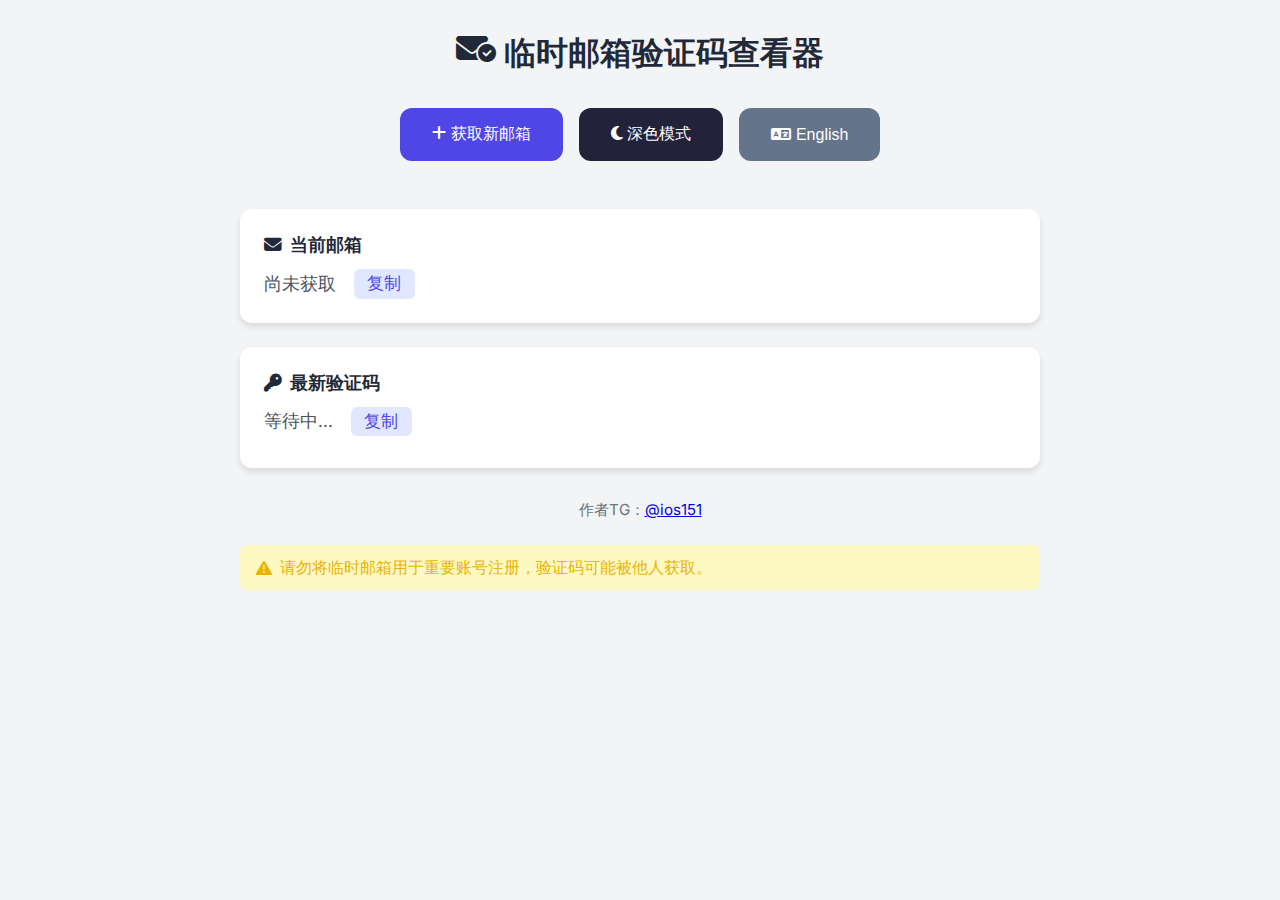
<file: temp-mail.html>
<!DOCTYPE html>
<html lang="zh">
<head>
  <meta charset="UTF-8" />
  <meta name="viewport" content="width=device-width, initial-scale=1.0" />
  <title>临时邮箱验证码查看器</title>
  <link href="https://fonts.googleapis.com/css2?family=Inter:wght@400;500;600&display=swap" rel="stylesheet" />
  <link rel="stylesheet" href="https://cdnjs.cloudflare.com/ajax/libs/font-awesome/6.4.0/css/all.min.css" />
  <style>
    :root {
      --primary-color: #4f46e5;
      --primary-hover: #4338ca;
      --bg-color: #f3f4f6;
      --card-bg: #ffffff;
      --text-color: #1f2937;
      --border-radius: 12px;
      --dark-bg: #18181b;
      --dark-card: #23232a;
      --dark-text: #f3f4f6;
    }
    html[data-theme='dark'] {
      --bg-color: var(--dark-bg);
      --card-bg: var(--dark-card);
      --text-color: var(--dark-text);
    }
    *{margin:0;padding:0;box-sizing:border-box}
    body{font-family:'Inter',sans-serif;background:var(--bg-color);min-height:100vh;padding:2rem;color:var(--text-color);transition:.3s}
    h1{font-size:2rem;font-weight:600;margin-bottom:2rem;text-align:center;display:flex;justify-content:center;gap:.5rem}
    .btn-group{display:flex;gap:1rem;justify-content:center;flex-wrap:wrap;margin-bottom:1.5rem}
    .btn{background:var(--primary-color);color:#fff;border:none;padding:1rem 2rem;font-size:1rem;font-weight:500;border-radius:var(--border-radius);cursor:pointer;transition:.3s}
    .btn:hover{background:var(--primary-hover);transform:translateY(-2px)}
    .btn.theme{background:#22223b}
    .btn.lang{background:#64748b}
    .tabs{display:flex;gap:.5rem;flex-wrap:wrap;margin-bottom:1rem;justify-content:center}
    .tab{background:#e0e7ff;color:#4f46e5;border:none;border-radius:8px 8px 0 0;padding:.5em 1.2em;cursor:pointer;font-size:1rem;margin-bottom:-1px;transition:.2s;border-bottom:2px solid transparent}
    .tab.active{background:var(--card-bg);color:var(--primary-color);border-bottom:2px solid var(--primary-color);font-weight:600}
    .card{background:var(--card-bg);padding:1.5rem;border-radius:var(--border-radius);box-shadow:0 4px 6px rgba(0,0,0,.1);margin-top:1.5rem;max-width:800px;margin-left:auto;margin-right:auto}
    .card-title{font-size:1.1rem;font-weight:600;margin-bottom:.75rem;display:flex;gap:.5rem;align-items:center}
    .content{font-size:1.1rem;color:#4b5563;word-break:break-all;line-height:1.5;display:flex;align-items:center;gap:.5rem}
    .copy{margin-left:10px;padding:.2em .8em;font-size:.95em;border:none;border-radius:6px;background:#e0e7ff;color:#4f46e5;cursor:pointer}
    .timer{font-size:.98rem;color:#e11d48;margin-left:.5rem}
    .history{margin-top:.5rem;padding-left:1.2rem;color:#64748b;font-size:.98rem;list-style:disc;max-height:120px;overflow-y:auto}
    .footer{margin-top:2rem;color:#6b7280;font-size:.95rem;text-align:center}
    .tip{margin-top:1.5rem;background:#fef9c3;color:#eab308;padding:.7em 1em;border-radius:8px;display:flex;gap:.5em;align-items:center;max-width:800px;margin-left:auto;margin-right:auto}
    @media(max-width:700px){body{padding:1rem}h1{font-size:1.6rem}.card{padding:1rem}}
  </style>
</head>
<body>
  <h1><i class="fa-solid fa-envelope-circle-check"></i><span id="title">临时邮箱验证码查看器</span></h1>
  <div class="btn-group">
    <button class="btn" id="newMailBtn"><i class="fa-solid fa-plus"></i><span id="newMailText"> 获取新邮箱</span></button>
    <button class="btn theme" id="themeBtn"><i class="fa-solid fa-moon"></i><span id="themeText"> 深色模式</span></button>
    <button class="btn lang" id="langBtn"><i class="fa-solid fa-language"></i><span id="langText"> English</span></button>
  </div>
  <div class="tabs" id="mailTabs"></div>
  <div class="card">
    <div class="card-title"><i class="fa-solid fa-envelope"></i><span id="emailTitle">当前邮箱</span></div>
    <div class="content"><span id="emailText">尚未获取</span><button class="copy" onclick="copy('emailText')">复制</button><span class="timer" id="timer"></span></div>
  </div>
  <div class="card">
    <div class="card-title"><i class="fa-solid fa-key"></i><span id="codeTitle">最新验证码</span></div>
    <div class="content"><span id="codeText">等待中...</span><button class="copy" onclick="copy('codeText')">复制</button></div>
    <ul class="history" id="history"></ul>
  </div>
  <div class="footer">作者TG：<a href="https://t.me/ios151" target="_blank">@ios151</a></div>
  <div class="tip"><i class="fa-solid fa-triangle-exclamation"></i><span id="tipText">请勿将临时邮箱用于重要账号注册，验证码可能被他人获取。</span></div>

<script>
const i18n = {
  zh:{title:'临时邮箱验证码查看器',newMail:'获取新邮箱',copy:'复制',copied:'已复制',email:'当前邮箱',code:'最新验证码',waiting:'等待中...',timer:'有效期',tip:'请勿将临时邮箱用于重要账号注册，验证码可能被他人获取。',dark:'深色模式',light:'浅色模式',english:'English',chinese:'中文',history:'验证码历史'},
  en:{title:'Temp Mail Code Viewer',newMail:'New Mailbox',copy:'Copy',copied:'Copied',email:'Current Email',code:'Latest Code',waiting:'Waiting...',timer:'Expires in',tip:'Do not use temp mail for important accounts. Codes may be public.',dark:'Dark Mode',light:'Light Mode',english:'English',chinese:'中文',history:'Code History'}
};
let lang='zh',theme='light';
let list=[],idx=-1, poll=null, tick=null;
function $(id){return document.getElementById(id)}
function setLang(l){lang=l;$('title').innerText=i18n[l].title;$('newMailText').textContent=' '+i18n[l].newMail;$('emailTitle').textContent=i18n[l].email;$('codeTitle').textContent=i18n[l].code;$('codeText').textContent=i18n[l].waiting;$('tipText').textContent=i18n[l].tip;$('themeText').textContent=' '+(theme==='dark'?i18n[l].light:i18n[l].dark);$('langText').textContent=' '+(lang==='zh'?i18n[l].english:i18n[l].chinese);renderHistory()}
$('langBtn').onclick=()=>setLang(lang==='zh'?'en':'zh');
$('themeBtn').onclick=()=>{theme=theme==='light'?'dark':'light';document.documentElement.dataset.theme=theme;$('themeText').textContent=' '+(theme==='dark'?i18n[lang].light:i18n[lang].dark)};
$('newMailBtn').onclick=addMail;
function uuid(){return'xxxxxxxx-xxxx-4xxx-yxxx-xxxxxxxxxxxx'.replace(/[xy]/g,c=>{const r=Math.random()*16|0,v=c==='x'?r:(r&0x3|0x8);return v.toString(16)})}
async function addMail(){const cid=uuid();const create=await fetch('https://api.evapmail.com/v1/accounts/create',{method:'POST',headers:{'content-type':'application/json','em-client-id':cid,'em-client-type':'web','em-client-version':'1.3.2'},body:JSON.stringify({expirationMinutes:60})});const {email,token,expiresAt}=await create.json();const obj={email,token,cid,expiresAt,intros:[],history:[]};list.push(obj);idx=list.length-1;renderTabs();switchMail(idx)}
function renderTabs(){const t=$('mailTabs');t.innerHTML='';list.forEach((m,i)=>{const b=document.createElement('button');b.className='tab'+(i===idx?' active':'');b.textContent=m.email;b.onclick=()=>switchMail(i);t.appendChild(b)})}
function switchMail(i){if(poll)clearInterval(poll);if(tick)clearInterval(tick);idx=i;renderTabs();updateInfo();poll=setInterval(fetchUpdates,4000);tick=setInterval(updateTimer,1000);fetchUpdates();updateTimer()}
function updateInfo(){const m=list[idx];if(!m)return;$('emailText').textContent=m.email;$('codeText').textContent=m.intros[0]?extract(m.intros[0])||m.intros[0]:i18n[lang].waiting;renderHistory()}
function renderHistory(){const ul=$('history');ul.innerHTML='';const m=list[idx];if(!m)return;m.history.forEach(c=>{const li=document.createElement('li');li.textContent=extract(c)||c;ul.appendChild(li)})}
function copy(id){navigator.clipboard.writeText($(id).textContent);const btn=document.activeElement;const old=btn.textContent;btn.textContent=i18n[lang].copied;setTimeout(()=>btn.textContent=old,1200)}
function extract(t){const m=t.match(/\d{6}/);return m?m[0]:null}
async function fetchUpdates(){const m=list[idx];if(!m)return;const res=await fetch('https://api.evapmail.com/v1/messages/inbox',{headers:{'authorization':'Bearer '+m.token,'em-client-id':m.cid,'em-client-type':'web','em-client-version':'1.3.2'}});const msgs=await res.json();if(msgs.length){if(m.history.indexOf(msgs[0].intro)<0){m.history.unshift(msgs[0].intro);if(m.history.length>10)m.history.length=10}m.intros=msgs.map(x=>x.intro);updateInfo()}}
function updateTimer(){const m=list[idx];if(!m)return;let left=Math.floor((new Date(m.expiresAt).getTime()-Date.now())/1000);if(left<0)left=0;const min=Math.floor(left/60),sec=left%60;$('timer').textContent='('+i18n[lang].timer+': '+min+':'+'0'.repeat(sec<10)+sec+')'}
setLang('zh');
</script>
</body>
</html>
</file>
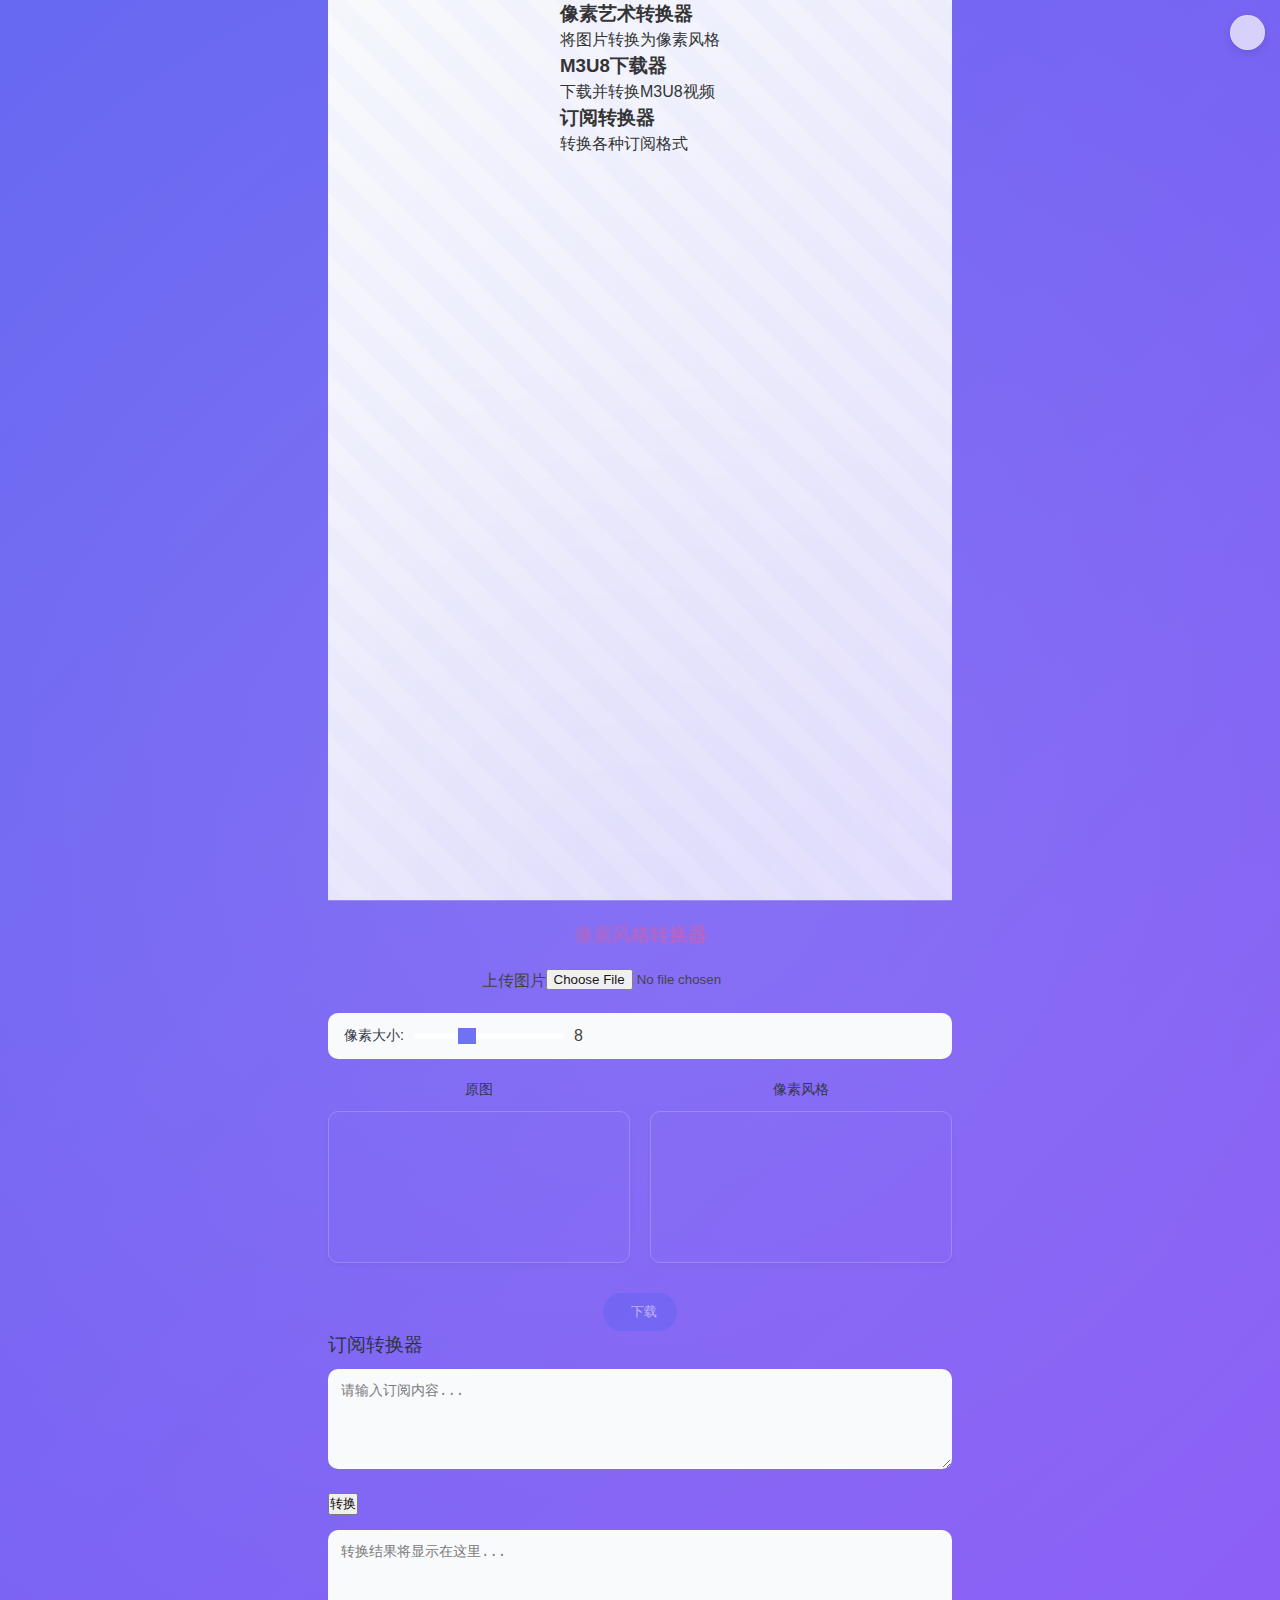
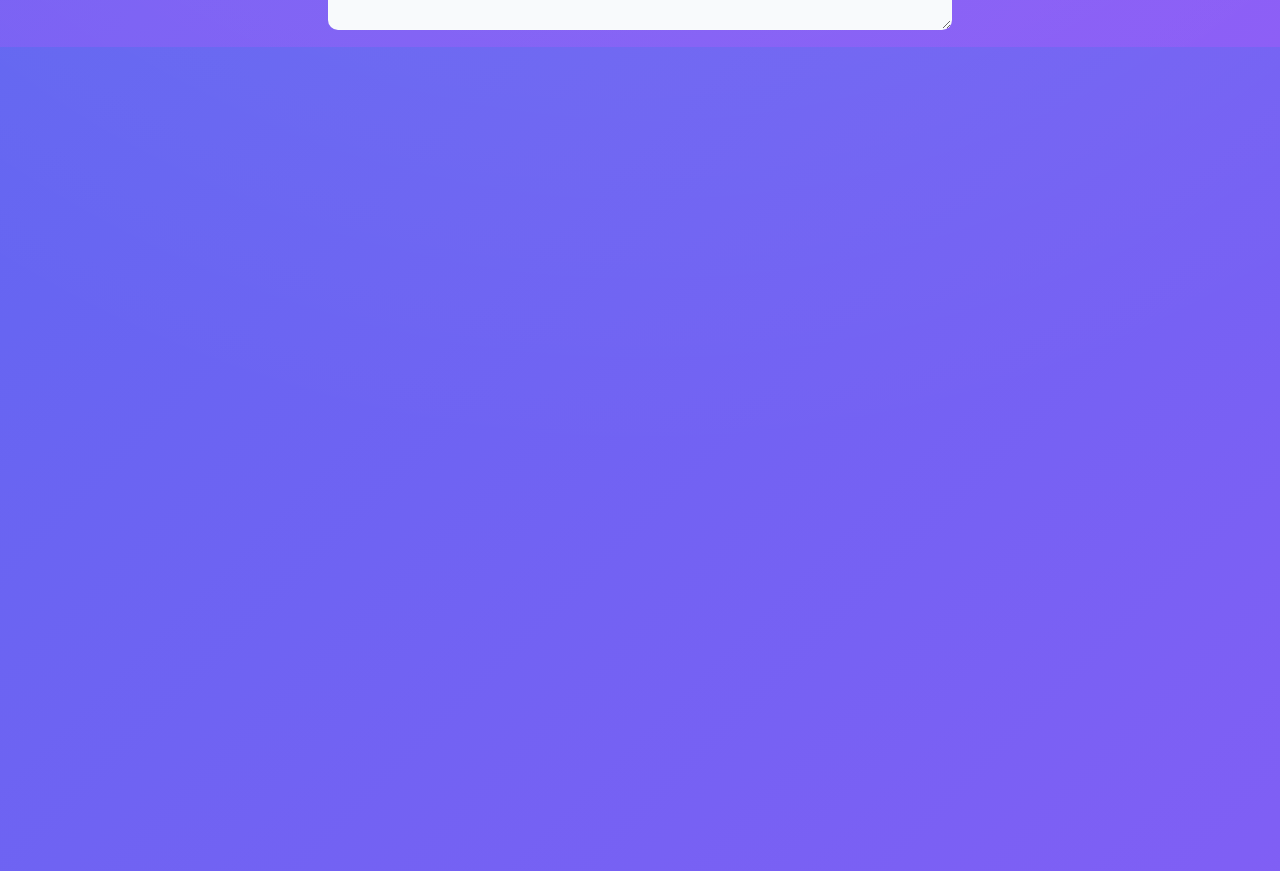
<file: tools.html>
<!DOCTYPE html>
<html lang="zh">
    <head>
        <meta charset="UTF-8" />
        <meta name="viewport" content="width=device-width, initial-scale=1.0" />
        <title>工具集 - Yu9191</title>
        <link rel="stylesheet" href="./css/reset.css" />
        <link rel="stylesheet" href="./css/theme.css" />
        <link rel="stylesheet" href="./css/style.css" />
        <link rel="stylesheet" href="./css/effects.css" />
        <link rel="stylesheet" href="./css/futuristic.css" />
        <link rel="stylesheet" href="./css/subscription.css" />
        <link rel="stylesheet" href="./css/toolbox.css" />
        <link rel="stylesheet" href="./css/pixel-art.css" />
        <link rel="stylesheet" href="./css/responsive.css" />
        <link
            rel="stylesheet"
            href="https://cdnjs.cloudflare.com/ajax/libs/font-awesome/6.4.2/css/all.min.css"
            integrity="sha512-z3gLpd7yknf1YoNbCzqRKc4qyor8gaKU1qmn+CShxbuBusANI9QpRohGBreCFkKxLhei6S9CQXFEbbKuqLg0DA=="
            crossorigin="anonymous"
            referrerpolicy="no-referrer"
        />
    </head>
    <body>
        <div class="loading">
            <div class="loading-spinner"></div>
        </div>

        <div class="global-toggles">
            <div class="theme-toggle" id="themeToggleGlobal">
                <i class="fa-solid fa-moon"></i>
            </div>
            <div class="ui-toggle" id="uiToggle">
                <i class="fa-solid fa-atom"></i>
            </div>
            <a href="index.html" class="home-btn">
                <i class="fa-solid fa-house"></i>
            </a>
        </div>

        <div id="futuristic-ui-container">
            <div class="futuristic-body">
                <div class="futuristic-tools-grid">
                    <div class="tool-card" data-tool="pixel-art">
                        <i class="fa-solid fa-palette"></i>
                        <h3>像素艺术转换器</h3>
                        <p>将图片转换为像素风格</p>
                    </div>
                    <div class="tool-card" data-tool="m3u8">
                        <i class="fa-solid fa-video"></i>
                        <h3>M3U8下载器</h3>
                        <p>下载并转换M3U8视频</p>
                    </div>
                    <div class="tool-card" data-tool="subscription">
                        <i class="fa-solid fa-exchange-alt"></i>
                        <h3>订阅转换器</h3>
                        <p>转换各种订阅格式</p>
                    </div>
                </div>
            </div>

            <!-- 像素艺术转换器 -->
            <div class="pixel-art-container">
                <div class="pixel-art-header">
                    <h3>像素风格转换器</h3>
                    <div class="pixel-art-close">
                        <i class="fa-solid fa-xmark"></i>
                    </div>
                </div>
                <div class="pixel-art-upload">
                    <label for="imageUpload" class="upload-btn">
                        <i class="fa-solid fa-upload"></i> 上传图片
                    </label>
                    <input type="file" id="imageUpload" accept="image/*" />
                </div>
                <div class="pixel-art-controls">
                    <div class="slider-container">
                        <label for="pixelSize">像素大小:</label>
                        <input type="range" id="pixelSize" min="2" max="20" value="8" />
                        <span id="pixelSizeValue">8</span>
                    </div>
                </div>
                <div class="pixel-art-preview">
                    <div class="preview-container">
                        <div class="preview-original">
                            <h4>原图</h4>
                            <canvas id="originalCanvas"></canvas>
                        </div>
                        <div class="preview-pixel">
                            <h4>像素风格</h4>
                            <canvas id="pixelCanvas"></canvas>
                        </div>
                    </div>
                    <div class="pixel-art-actions">
                        <button id="downloadBtn" disabled>
                            <i class="fa-solid fa-download"></i> 下载
                        </button>
                    </div>
                </div>
            </div>

            <!-- m3u8下载器 -->
            <div class="futuristic-m3u8-downloader">
                <div class="m3u8-header">
                    <div class="m3u8-title">M3U8 下载器</div>
                    <div class="m3u8-close">
                        <i class="fa-solid fa-xmark"></i>
                    </div>
                </div>
                <input type="text" class="m3u8-input" placeholder="请输入m3u8地址..." />
                <div class="m3u8-controls">
                    <button class="m3u8-btn" id="downloadBtn">下载</button>
                    <button class="m3u8-btn" id="convertBtn">转换为MP4</button>
                </div>
                <div class="m3u8-progress">
                    <div class="m3u8-progress-bar"></div>
                </div>
                <div class="m3u8-status">准备就绪</div>
                <div class="m3u8-segments"></div>
            </div>

            <!-- 订阅转换器 -->
            <div class="subscription-converter">
                <div class="subscription-header">
                    <div class="subscription-title">订阅转换器</div>
                    <div class="subscription-close">
                        <i class="fa-solid fa-xmark"></i>
                    </div>
                </div>
                <textarea class="subscription-input" placeholder="请输入订阅内容..."></textarea>
                <div class="subscription-controls">
                    <button class="subscription-btn">转换</button>
                </div>
                <textarea class="subscription-output" readonly placeholder="转换结果将显示在这里..."></textarea>
                <div class="subscription-status"></div>
            </div>
        </div>

        <script src="./js/subscription.js"></script>
        <script src="./js/m3u8-downloader.js"></script>
        <script>
            // 添加加载动画控制
            window.addEventListener('load', function() {
                const loading = document.querySelector('.loading');
                setTimeout(() => {
                    loading.classList.add('hidden');
                }, 500);
            });

            // 工具卡片点击事件
            const toolCards = document.querySelectorAll('.tool-card');
            toolCards.forEach(card => {
                card.addEventListener('click', () => {
                    const tool = card.dataset.tool;
                    switch(tool) {
                        case 'pixel-art':
                            document.querySelector('.pixel-art-container').style.display = 'block';
                            break;
                        case 'm3u8':
                            window.m3u8Downloader.show();
                            break;
                        case 'subscription':
                            window.subscriptionConverter.show();
                            break;
                    }
                });
            });

            // 关闭按钮事件
            document.querySelectorAll('.pixel-art-close, .m3u8-close, .subscription-close').forEach(closeBtn => {
                closeBtn.addEventListener('click', () => {
                    const container = closeBtn.closest('.pixel-art-container, .futuristic-m3u8-downloader, .subscription-converter');
                    container.style.display = 'none';
                });
            });

            // 主题切换
            const root = document.documentElement;
            const themeToggleGlobal = document.getElementById('themeToggleGlobal');
            
            const savedTheme = localStorage.getItem('theme');
            if (savedTheme) {
                root.setAttribute('data-theme', savedTheme);
                updateThemeToggleIcon(themeToggleGlobal, savedTheme);
            }

            function updateThemeToggleIcon(button, theme) {
                const icon = button.querySelector('i');
                if (theme === 'dark') {
                    icon.classList.remove('fa-moon');
                    icon.classList.add('fa-sun');
                } else {
                    icon.classList.remove('fa-sun');
                    icon.classList.add('fa-moon');
                }
            }

            themeToggleGlobal.addEventListener('click', function() {
                const currentTheme = root.getAttribute('data-theme') || 'light';
                const newTheme = currentTheme === 'light' ? 'dark' : 'light';
                root.setAttribute('data-theme', newTheme);
                localStorage.setItem('theme', newTheme);
                updateThemeToggleIcon(this, newTheme);
            });

            // UI切换
            const uiToggle = document.getElementById('uiToggle');
            const futuristicUIContainer = document.getElementById('futuristic-ui-container');
            
            const savedUI = localStorage.getItem('ui');
            if (savedUI === 'futuristic') {
                uiToggle.classList.add('active');
            }
            
            uiToggle.addEventListener('click', function() {
                const isFuturistic = futuristicUIContainer.style.display !== 'none';
                if (isFuturistic) {
                    localStorage.setItem('ui', 'original');
                    this.classList.remove('active');
                } else {
                    localStorage.setItem('ui', 'futuristic');
                    this.classList.add('active');
                }
            });
        </script>
    </body>
</html>
</file>
<file: css/theme.css>
:root {
    --primary-color: #6366f1;
    --secondary-color: #8b5cf6;
    --accent-color: #ec4899;
    --text-color: #1f2937;
    --bg-color: #f8fafc;
    --card-bg: rgba(255, 255, 255, 0.8);
    --shadow: 0 25px 50px -12px rgba(0, 0, 0, 0.15);
    --glass-bg: rgba(255, 255, 255, 0.7);
    --glass-border: rgba(255, 255, 255, 0.2);
    --primary-color-rgb: 99, 102, 241;
}

:root[data-theme='dark'] {
    --primary-color: #818cf8;
    --secondary-color: #a78bfa;
    --accent-color: #f472b6;
    --text-color: #f3f4f6;
    --bg-color: #111827;
    --card-bg: rgba(30, 41, 59, 0.8);
    --shadow: 0 25px 50px -12px rgba(0, 0, 0, 0.5);
    --glass-bg: rgba(30, 41, 59, 0.7);
    --glass-border: rgba(255, 255, 255, 0.1);
    --primary-color-rgb: 129, 140, 248;
}

:root[data-theme='dark'] .content h1 {
    color: #c4c9d4;
}

:root[data-theme='dark'] .link-desc {
    color: #c4c9d4;
}

:root[data-theme='dark'] .bubble {
    background: rgba(255, 255, 255, 0.05);
    box-shadow: inset 0 0 10px rgba(255, 255, 255, 0.2);
}

:root[data-theme='dark'] .theme-toggle i {
    color: #f59e0b;
    transform: rotate(45deg);
}

:root[data-theme='dark'] body::after {
    background-image: 
        linear-gradient(rgba(255,255,255,.03) 1px, transparent 1px),
        linear-gradient(90deg, rgba(255,255,255,.03) 1px, transparent 1px);
}

:root[data-theme='dark'] .laser-pointer {
    background: linear-gradient(90deg, rgba(0, 255, 255, 0.8) 0%, rgba(100, 255, 255, 0.4) 100%);
    box-shadow: 0 0 10px 1px rgba(0, 255, 255, 0.7);
}

.theme-toggle {
    position: absolute;
    top: 15px;
    right: 15px;
    width: 35px;
    height: 35px;
    background: var(--glass-bg);
    border-radius: 50%;
    display: flex;
    justify-content: center;
    align-items: center;
    cursor: pointer;
    transition: 0.3s;
    box-shadow: 0 4px 10px rgba(0, 0, 0, 0.1);
    border: 1px solid var(--glass-border);
    z-index: 10;
}

.theme-toggle i {
    color: var(--primary-color);
    font-size: 1.1em;
    transition: 0.3s;
}

.theme-toggle:hover {
    transform: scale(1.1);
}
</file>
<file: css/style.css>
:root {
    --primary-color: #6366f1;
    --secondary-color: #8b5cf6;
    --accent-color: #ec4899;
    --text-color: #1f2937;
    --bg-color: #f8fafc;
    --card-bg: rgba(255, 255, 255, 0.8);
    --shadow: 0 25px 50px -12px rgba(0, 0, 0, 0.15);
    --glass-bg: rgba(255, 255, 255, 0.7);
    --glass-border: rgba(255, 255, 255, 0.2);
}

body {
    min-height: 100vh;
    display: flex;
    justify-content: center;
    align-items: center;
    background: linear-gradient(135deg, var(--primary-color), var(--secondary-color));
    font-family: -apple-system, BlinkMacSystemFont, "Segoe UI", Roboto, "Helvetica Neue", Arial, sans-serif;
    overflow: hidden;
    position: relative;
}

body::before {
    content: '';
    position: absolute;
    width: 200%;
    height: 200%;
    background: radial-gradient(circle, rgba(255,255,255,0.1) 0%, transparent 60%);
    animation: rotate 30s linear infinite;
}

@keyframes rotate {
    from { transform: rotate(0deg); }
    to { transform: rotate(360deg); }
}

.container {
    position: relative;
    width: 100%;
    max-width: 1200px;
    padding: 20px;
    z-index: 1;
    height: 100vh;
    display: flex;
    flex-direction: column;
    justify-content: center;
    align-items: center;
}

.card {
    position: relative;
    width: 380px;
    background: var(--glass-bg);
    border-radius: 24px;
    box-shadow: var(--shadow);
    padding: 35px;
    transition: all 0.5s cubic-bezier(0.4, 0, 0.2, 1);
    backdrop-filter: blur(20px);
    border: 1px solid var(--glass-border);
    margin: 0 auto;
    max-height: 80vh;
    overflow-y: auto;
}

.card.active {
    transform: translateY(-10px) scale(1.02);
}

.user {
    position: relative;
    display: flex;
    align-items: center;
    gap: 25px;
}

.img-box {
    position: relative;
    width: 90px;
    height: 90px;
    border-radius: 50%;
    overflow: hidden;
    box-shadow: 0 8px 20px rgba(0, 0, 0, 0.15);
    transition: all 0.3s ease;
    border: 3px solid var(--glass-border);
}

.img-box:hover {
    transform: scale(1.1) rotate(5deg);
}

.img-box img {
    position: absolute;
    top: 0;
    left: 0;
    width: 100%;
    height: 100%;
    object-fit: cover;
}

.status-dot {
    position: absolute;
    bottom: 5px;
    right: 5px;
    width: 14px;
    height: 14px;
    background: #22c55e;
    border-radius: 50%;
    border: 2px solid #fff;
    animation: pulse 2s infinite;
    box-shadow: 0 0 10px rgba(34, 197, 94, 0.5);
}

@keyframes pulse {
    0% {
        transform: scale(1);
        opacity: 1;
        box-shadow: 0 0 0 0 rgba(34, 197, 94, 0.7);
    }
    70% {
        transform: scale(1.2);
        opacity: 0.8;
        box-shadow: 0 0 0 10px rgba(34, 197, 94, 0);
    }
    100% {
        transform: scale(1);
        opacity: 1;
        box-shadow: 0 0 0 0 rgba(34, 197, 94, 0);
    }
}

.content {
    flex: 1;
}

.content h2 {
    font-size: 1.4em;
    color: var(--text-color);
    margin-bottom: 8px;
    font-weight: 600;
    background: linear-gradient(135deg, var(--primary-color), var(--accent-color));
    -webkit-background-clip: text;
    -webkit-text-fill-color: transparent;
}

.content h1 {
    font-size: 1em;
    color: #4b5563;
    font-weight: 500;
}

.tags {
    display: flex;
    gap: 10px;
    margin-top: 15px;
    flex-wrap: wrap;
}

.tag {
    padding: 6px 12px;
    background: var(--glass-bg);
    color: var(--primary-color);
    border-radius: 20px;
    font-size: 0.85em;
    transition: all 0.3s ease;
    border: 1px solid var(--glass-border);
    backdrop-filter: blur(10px);
}

.tag:hover {
    background: var(--primary-color);
    color: white;
    transform: translateY(-3px);
    box-shadow: 0 5px 15px rgba(99, 102, 241, 0.4);
}

.toggle {
    position: relative;
    width: 35px;
    height: 35px;
    background: var(--glass-bg);
    border-radius: 50%;
    cursor: pointer;
    display: flex;
    flex-direction: column;
    justify-content: center;
    align-items: center;
    gap: 5px;
    transition: 0.5s;
    border: 1px solid var(--glass-border);
}

.toggle span {
    display: block;
    width: 18px;
    height: 2px;
    background: var(--primary-color);
    transition: 0.5s;
    border-radius: 2px;
}

.card.active .toggle span:nth-child(1) {
    transform: rotate(45deg) translate(2px, 2px);
}

.card.active .toggle span:nth-child(2) {
    transform: rotate(-45deg) translate(2px, -2px);
}

.stats {
    display: flex;
    justify-content: space-around;
    margin: 25px 0;
    padding: 20px 0;
    border-top: 1px solid var(--glass-border);
    border-bottom: 1px solid var(--glass-border);
}

.stat-item {
    display: flex;
    flex-direction: column;
    align-items: center;
    gap: 8px;
}

.stat-item i {
    font-size: 1.4em;
    color: var(--primary-color);
    background: var(--glass-bg);
    padding: 10px;
    border-radius: 12px;
    border: 1px solid var(--glass-border);
}

.stat-value {
    font-size: 1.2em;
    font-weight: 600;
    color: var(--text-color);
    background: linear-gradient(135deg, var(--primary-color), var(--accent-color));
    -webkit-background-clip: text;
    -webkit-text-fill-color: transparent;
}

.stat-label {
    font-size: 0.85em;
    color: #6b7280;
}

.contact {
    position: relative;
    margin-top: 30px;
    display: flex;
    flex-direction: column;
    gap: 15px;
    max-height: 0;
    overflow: hidden;
    transition: 0.5s;
}

.card.active .contact {
    max-height: 500px;
    overflow-y: visible;
}

.contact li {
    position: relative;
    display: flex;
    align-items: center;
    gap: 15px;
    padding: 18px;
    border-radius: 16px;
    background: var(--glass-bg);
    transition: all 0.3s cubic-bezier(0.4, 0, 0.2, 1);
    border: 1px solid var(--glass-border);
    backdrop-filter: blur(10px);
}

.contact li:hover {
    background: var(--cir);
    color: #fff;
    transform: translateX(10px) scale(1.02);
    box-shadow: 0 10px 20px rgba(0, 0, 0, 0.1);
}

.contact li a {
    display: flex;
    align-items: center;
    gap: 15px;
    width: 100%;
}

.icon-box {
    position: relative;
    width: 45px;
    height: 45px;
    background: #fff;
    border-radius: 12px;
    display: flex;
    justify-content: center;
    align-items: center;
    font-size: 1.3em;
    color: var(--cir);
    transition: 0.5s;
    box-shadow: 0 5px 15px rgba(0, 0, 0, 0.1);
}

.contact li:hover .icon-box {
    background: #fff;
    transform: scale(1.1) rotate(360deg);
    box-shadow: 0 8px 20px rgba(0, 0, 0, 0.15);
}

.link-content {
    display: flex;
    flex-direction: column;
    gap: 3px;
}

.link-content p {
    font-size: 1em;
    font-weight: 500;
}

.link-desc {
    font-size: 0.85em;
    opacity: 0.8;
}

.floating-elements {
    position: fixed;
    top: 0;
    left: 0;
    width: 100%;
    height: 100%;
    pointer-events: none;
    z-index: -1;
}

.floating-element {
    position: absolute;
    font-size: 2.5em;
    animation: float 8s ease-in-out infinite;
    animation-delay: var(--delay);
    opacity: 0.6;
    filter: blur(0.5px);
}

@keyframes float {
    0%, 100% {
        transform: translateY(0) rotate(0deg) scale(1);
    }
    50% {
        transform: translateY(-30px) rotate(10deg) scale(1.1);
    }
}

@media (max-width: 480px) {
    .container {
        padding: 10px;
        height: 100vh;
        display: flex;
        align-items: center;
        justify-content: center;
    }

    .card {
        width: 95%;
        margin: 0;
        padding: 20px;
        border-radius: 20px;
        max-height: 85vh;
        overflow-y: auto;
        -webkit-overflow-scrolling: touch;
    }

    .user {
        gap: 15px;
    }

    .img-box {
        width: 65px;
        height: 65px;
    }

    .content {
        flex: 1;
        min-width: 0;
    }

    .content h2 {
        font-size: 1.1em;
    }

    .content h1 {
        font-size: 0.85em;
    }

    .tags {
        gap: 8px;
        margin-top: 10px;
    }

    .tag {
        padding: 4px 10px;
        font-size: 0.8em;
    }

    .toggle {
        width: 30px;
        height: 30px;
    }

    .toggle span {
        width: 16px;
    }

    .contact {
        gap: 12px;
    }
    
    .card.active .contact {
        max-height: 1000px;
    }

    .contact li {
        padding: 15px;
        gap: 12px;
    }

    .icon-box {
        width: 40px;
        height: 40px;
        font-size: 1.2em;
    }

    .link-content p {
        font-size: 0.9em;
        white-space: nowrap;
        overflow: hidden;
        text-overflow: ellipsis;
    }

    .link-desc {
        font-size: 0.8em;
        white-space: nowrap;
        overflow: hidden;
        text-overflow: ellipsis;
    }

    .contact li,
    .tag,
    .toggle {
        cursor: pointer;
        -webkit-tap-highlight-color: transparent;
    }

    .card.active {
        transform: translateY(-5px) scale(1.01);
    }

    .contact li:hover {
        transform: translateX(5px) scale(1.01);
    }

    .floating-elements {
        display: none;
    }
}

@media (max-width: 360px) {
    .card {
        padding: 15px;
        width: 95%;
    }

    .img-box {
        width: 55px;
        height: 55px;
    }

    .content h2 {
        font-size: 1em;
    }

    .content h1 {
        font-size: 0.8em;
    }

    .contact li {
        padding: 12px;
    }
}

@media (max-height: 480px) and (orientation: landscape) {
    .container {
        padding: 10px;
    }

    .card {
        padding: 15px;
        max-height: 75vh;
    }

    .user {
        gap: 10px;
    }

    .img-box {
        width: 50px;
        height: 50px;
    }

    .contact {
        max-height: 200px;
    }
}
</file>
<file: css/effects.css>
.laser-pointer {
    position: absolute;
    top: 50%;
    left: 50%;
    height: 2px;
    background: linear-gradient(90deg, rgba(255, 0, 0, 0.8) 0%, rgba(255, 100, 100, 0.4) 100%);
    transform-origin: left center;
    opacity: 0;
    transition: opacity 0.1s;
    box-shadow: 0 0 10px 1px rgba(255, 0, 0, 0.7);
    z-index: 1000;
    pointer-events: none;
    border-radius: 50px;
}

.img-box.active {
    transform: scale(1.15);
    box-shadow: 0 10px 25px rgba(0, 0, 0, 0.25);
}

.status-dot {
    position: absolute;
    bottom: 5px;
    right: 5px;
    width: 14px;
    height: 14px;
    background: #22c55e;
    border-radius: 50%;
<<<<<<< HEAD
    border: 2px solid var(--bg-color);
=======
    border: 2px solid #fff;
>>>>>>> 63eb12e22c69d285fe92fcee92a0b82cca492d11
    animation: pulse 2s infinite;
    box-shadow: 0 0 10px rgba(34, 197, 94, 0.5);
}

.floating-elements {
    position: fixed;
    top: 0;
    left: 0;
    width: 100%;
    height: 100%;
    pointer-events: none;
    z-index: -1;
}

.floating-element {
    position: absolute;
    font-size: 2.5em;
    animation: float 8s ease-in-out infinite;
    animation-delay: var(--delay);
    opacity: 0.6;
    filter: blur(0.5px);
<<<<<<< HEAD
    color: var(--text-color);
=======
>>>>>>> 63eb12e22c69d285fe92fcee92a0b82cca492d11
}

.bubbles-container {
    position: fixed;
    width: 100%;
    height: 100%;
    top: 0;
    left: 0;
    pointer-events: none;
    z-index: -1;
}

.bubble {
    position: absolute;
    bottom: -100px;
    border-radius: 50%;
<<<<<<< HEAD
    background: var(--glass-bg);
    backdrop-filter: blur(5px);
    box-shadow: inset 0 0 10px var(--glass-border);
=======
    background: rgba(255, 255, 255, 0.1);
    backdrop-filter: blur(5px);
    box-shadow: inset 0 0 10px rgba(255, 255, 255, 0.5);
>>>>>>> 63eb12e22c69d285fe92fcee92a0b82cca492d11
    animation: rise linear infinite;
    opacity: 0;
}

@keyframes pulse {
    0% {
        transform: scale(1);
        opacity: 1;
        box-shadow: 0 0 0 0 rgba(34, 197, 94, 0.7);
    }
    70% {
        transform: scale(1.2);
        opacity: 0.8;
        box-shadow: 0 0 0 10px rgba(34, 197, 94, 0);
    }
    100% {
        transform: scale(1);
        opacity: 1;
        box-shadow: 0 0 0 0 rgba(34, 197, 94, 0);
    }
}

@keyframes float {
    0%, 100% {
        transform: translateY(0) rotate(0deg) scale(1);
    }
    50% {
        transform: translateY(-30px) rotate(10deg) scale(1.1);
    }
}

@keyframes rise {
    0% {
        transform: translateY(0) scale(1);
        opacity: 0;
    }
    10% {
        opacity: 0.8;
    }
    95% {
        opacity: 0.2;
    }
    100% {
        transform: translateY(-100vh) scale(0.5);
        opacity: 0;
    }
}

@keyframes cardFloat {
    0%, 100% {
        transform: translateY(0);
    }
    50% {
        transform: translateY(-10px);
    }
}

@keyframes fadeIn {
    from {
        opacity: 0;
        transform: translateY(20px);
    }
    to {
        opacity: 1;
        transform: translateY(0);
    }
}

@keyframes rotate {
    from { transform: rotate(0deg); }
    to { transform: rotate(360deg); }
<<<<<<< HEAD
}

/* Dark theme specific styles */
:root[data-theme='dark'] .status-dot {
    border-color: var(--bg-color);
}

:root[data-theme='dark'] .floating-element {
    color: var(--text-color);
}

:root[data-theme='dark'] .bubble {
    background: var(--glass-bg);
    box-shadow: inset 0 0 10px var(--glass-border);
} 
=======
} 
>>>>>>> 63eb12e22c69d285fe92fcee92a0b82cca492d11
</file>
<file: css/futuristic.css>
.futuristic-body {
    min-height: 100vh;
<<<<<<< HEAD
    width: 100%;
    display: flex;
    flex-direction: column;
=======
    display: flex;
>>>>>>> 63eb12e22c69d285fe92fcee92a0b82cca492d11
    justify-content: center;
    align-items: center;
    background: linear-gradient(135deg, var(--bg-color), var(--card-bg));
    position: relative;
    overflow: hidden;
<<<<<<< HEAD
    padding: 20px;
=======
>>>>>>> 63eb12e22c69d285fe92fcee92a0b82cca492d11
}

.futuristic-body::before {
    content: '';
    position: absolute;
    width: 200%;
    height: 200%;
    background: 
        radial-gradient(circle at 50% 50%, 
            rgba(var(--primary-color-rgb), 0.1) 0%,
            transparent 50%),
        linear-gradient(45deg, 
            rgba(var(--primary-color-rgb), 0.05) 25%, 
            transparent 25%, 
            transparent 50%, 
            rgba(var(--primary-color-rgb), 0.05) 50%, 
            rgba(var(--primary-color-rgb), 0.05) 75%, 
            transparent 75%, 
            transparent);
    background-size: 100% 100%, 60px 60px;
    animation: futuristicBg 20s linear infinite;
    opacity: 0.5;
<<<<<<< HEAD
    z-index: -1;
=======
>>>>>>> 63eb12e22c69d285fe92fcee92a0b82cca492d11
}

@keyframes futuristicBg {
    0% {
        transform: rotate(0deg);
    }
    100% {
        transform: rotate(360deg);
    }
}

.futuristic-center-orb {
    position: relative;
    width: 200px;
    height: 200px;
    margin: 0 auto 40px;
    animation: orbFloat 6s ease-in-out infinite;
}

@keyframes orbFloat {
    0%, 100% {
        transform: translateY(0);
    }
    50% {
        transform: translateY(-20px);
    }
}

.futuristic-avatar-container {
    position: relative;
    width: 100%;
    height: 100%;
    border-radius: 50%;
    background: var(--glass-bg);
    backdrop-filter: blur(10px);
    border: 2px solid var(--glass-border);
    overflow: hidden;
    box-shadow: 0 0 30px rgba(var(--primary-color-rgb), 0.3);
}

.futuristic-avatar {
    width: 100%;
    height: 100%;
    object-fit: cover;
    transition: transform 0.3s ease;
}

.futuristic-status-dot {
    position: absolute;
    bottom: 20px;
    right: 20px;
    width: 15px;
    height: 15px;
    background: #4ade80;
    border-radius: 50%;
    border: 2px solid var(--bg-color);
    box-shadow: 0 0 10px rgba(74, 222, 128, 0.5);
    animation: pulse 2s infinite;
}

@keyframes pulse {
    0% {
        box-shadow: 0 0 0 0 rgba(74, 222, 128, 0.7);
    }
    70% {
        box-shadow: 0 0 0 10px rgba(74, 222, 128, 0);
    }
    100% {
        box-shadow: 0 0 0 0 rgba(74, 222, 128, 0);
    }
}

.futuristic-rings-container {
    position: absolute;
    top: 50%;
    left: 50%;
    transform: translate(-50%, -50%);
    width: 300px;
    height: 300px;
<<<<<<< HEAD
    pointer-events: none;
=======
>>>>>>> 63eb12e22c69d285fe92fcee92a0b82cca492d11
}

.futuristic-ring {
    position: absolute;
    border: 2px solid var(--glass-border);
    border-radius: 50%;
    animation: ringRotate 10s linear infinite;
}

.futuristic-ring:nth-child(1) {
    width: 100%;
    height: 100%;
    border-color: rgba(var(--primary-color-rgb), 0.3);
    animation-duration: 20s;
}

.futuristic-ring:nth-child(2) {
    width: 80%;
    height: 80%;
    border-color: rgba(var(--secondary-color-rgb), 0.3);
    animation-duration: 15s;
    animation-direction: reverse;
}

.futuristic-ring:nth-child(3) {
    width: 60%;
    height: 60%;
    border-color: rgba(var(--accent-color-rgb), 0.3);
    animation-duration: 10s;
}

@keyframes ringRotate {
    from {
        transform: rotate(0deg);
    }
    to {
        transform: rotate(360deg);
    }
}

.futuristic-user-info {
    text-align: center;
    margin-bottom: 40px;
    color: var(--text-color);
}

.futuristic-user-info h2 {
    font-size: 2em;
    margin-bottom: 10px;
    background: linear-gradient(135deg, var(--primary-color), var(--accent-color));
    -webkit-background-clip: text;
<<<<<<< HEAD
    background-clip: text;
=======
>>>>>>> 63eb12e22c69d285fe92fcee92a0b82cca492d11
    -webkit-text-fill-color: transparent;
    animation: textGlow 2s ease-in-out infinite;
}

.futuristic-user-info h1 {
    font-size: 1.2em;
    opacity: 0.8;
}

@keyframes textGlow {
    0%, 100% {
        text-shadow: 0 0 10px rgba(var(--primary-color-rgb), 0.5);
    }
    50% {
        text-shadow: 0 0 20px rgba(var(--primary-color-rgb), 0.8);
    }
}

.futuristic-contact-nodes {
    display: flex;
    justify-content: center;
    gap: 20px;
    flex-wrap: wrap;
    max-width: 600px;
    margin: 0 auto;
}

.futuristic-node {
    position: relative;
    width: 120px;
    height: 120px;
    background: var(--glass-bg);
    border-radius: 20px;
    display: flex;
    flex-direction: column;
    align-items: center;
    justify-content: center;
    text-decoration: none;
    color: var(--text-color);
<<<<<<< HEAD
    border: 1px solid var(--glass-border);
    backdrop-filter: blur(10px);
    transition: all 0.3s ease;
=======
    transition: all 0.3s ease;
    border: 1px solid var(--glass-border);
    backdrop-filter: blur(10px);
>>>>>>> 63eb12e22c69d285fe92fcee92a0b82cca492d11
}

.futuristic-node:hover {
    transform: translateY(-10px) scale(1.05);
    box-shadow: 0 10px 30px rgba(var(--primary-color-rgb), 0.2);
<<<<<<< HEAD
    background: var(--primary-color);
    color: white;
}

.futuristic-node:hover i {
    color: white;
=======
>>>>>>> 63eb12e22c69d285fe92fcee92a0b82cca492d11
}

.futuristic-node i {
    font-size: 2em;
    margin-bottom: 10px;
    color: var(--primary-color);
<<<<<<< HEAD
    transition: transform 0.3s ease, color 0.3s ease;
=======
    transition: transform 0.3s ease;
>>>>>>> 63eb12e22c69d285fe92fcee92a0b82cca492d11
}

.futuristic-node:hover i {
    transform: scale(1.2) rotate(10deg);
}

.futuristic-node p {
    font-size: 0.9em;
    font-weight: 500;
    margin: 0;
}

.futuristic-node span {
    font-size: 0.8em;
    opacity: 0.8;
}

/* 响应式设计 */
@media (max-width: 768px) {
    .futuristic-center-orb {
        width: 150px;
        height: 150px;
    }

    .futuristic-rings-container {
        width: 250px;
        height: 250px;
    }

    .futuristic-user-info h2 {
        font-size: 1.5em;
    }

    .futuristic-user-info h1 {
        font-size: 1em;
    }

    .futuristic-contact-nodes {
        gap: 15px;
    }

    .futuristic-node {
        width: 100px;
        height: 100px;
    }
<<<<<<< HEAD

    .futuristic-node i {
        font-size: 1.8em;
    }

    .futuristic-node p {
        font-size: 0.8em;
    }
=======
>>>>>>> 63eb12e22c69d285fe92fcee92a0b82cca492d11
}

@media (max-width: 480px) {
    .futuristic-center-orb {
        width: 120px;
        height: 120px;
    }

    .futuristic-rings-container {
        width: 200px;
        height: 200px;
    }

    .futuristic-contact-nodes {
        gap: 10px;
    }

    .futuristic-node {
<<<<<<< HEAD
        width: 80px;
        height: 80px;
        border-radius: 15px;
=======
        width: 90px;
        height: 90px;
>>>>>>> 63eb12e22c69d285fe92fcee92a0b82cca492d11
    }

    .futuristic-node i {
        font-size: 1.5em;
<<<<<<< HEAD
        margin-bottom: 5px;
    }

    .futuristic-node p {
        font-size: 0.7em;
    }

    .futuristic-node span {
        font-size: 0.6em;
=======
    }

    .futuristic-node p {
        font-size: 0.8em;
    }

    .futuristic-node span {
        font-size: 0.7em;
>>>>>>> 63eb12e22c69d285fe92fcee92a0b82cca492d11
    }
}

/* 音乐播放器样式 */
.futuristic-music-player {
    position: fixed;
    bottom: 20px;
    right: 20px;
    width: 300px;
    background: var(--glass-bg);
    border-radius: 15px;
    padding: 15px;
    backdrop-filter: blur(10px);
    border: 1px solid var(--glass-border);
    transform: translateY(120%);
    transition: transform 0.3s ease;
    z-index: 1000;
}

.futuristic-music-player.active {
    transform: translateY(0);
}

.music-player-header {
    display: flex;
    justify-content: space-between;
    align-items: center;
    margin-bottom: 15px;
}

.music-player-title {
    font-size: 1.1em;
    color: var(--text-color);
    font-weight: 500;
}

.music-player-controls {
    display: flex;
    justify-content: center;
    gap: 20px;
    margin: 15px 0;
}

.music-control-btn {
    width: 40px;
    height: 40px;
    border-radius: 50%;
    background: var(--glass-bg);
    border: 1px solid var(--glass-border);
    display: flex;
    justify-content: center;
    align-items: center;
    cursor: pointer;
    transition: all 0.3s ease;
}

.music-control-btn:hover {
    transform: scale(1.1);
    background: var(--primary-color);
    color: white;
}

.music-control-btn.play {
    width: 50px;
    height: 50px;
}

.music-progress {
    width: 100%;
    height: 4px;
    background: var(--glass-border);
    border-radius: 2px;
    margin: 15px 0;
    position: relative;
    cursor: pointer;
}

.music-progress-bar {
    position: absolute;
    height: 100%;
    background: var(--primary-color);
    border-radius: 2px;
    width: 0%;
    transition: width 0.1s linear;
}

.music-time {
    display: flex;
    justify-content: space-between;
    font-size: 0.8em;
    color: var(--text-color);
    opacity: 0.8;
}

/* 工具箱样式 */
.futuristic-toolbox {
    position: fixed;
    left: 20px;
    top: 50%;
    transform: translateY(-50%);
    background: var(--glass-bg);
    border-radius: 15px;
    padding: 15px;
    backdrop-filter: blur(10px);
    border: 1px solid var(--glass-border);
    display: flex;
    flex-direction: column;
    gap: 15px;
    z-index: 1000;
}

.tool-item {
    width: 40px;
    height: 40px;
    border-radius: 10px;
    background: var(--glass-bg);
    border: 1px solid var(--glass-border);
    display: flex;
    justify-content: center;
    align-items: center;
    cursor: pointer;
    transition: all 0.3s ease;
    color: var(--text-color);
}

.tool-item:hover {
    transform: scale(1.1);
    background: var(--primary-color);
    color: white;
}

.tool-item.active {
    background: var(--primary-color);
    color: white;
}

/* 计算器样式 */
.futuristic-calculator {
    position: fixed;
    top: 50%;
    left: 50%;
    transform: translate(-50%, -50%);
    background: var(--glass-bg);
    border-radius: 20px;
    padding: 20px;
    backdrop-filter: blur(10px);
    border: 1px solid var(--glass-border);
    width: 300px;
    display: none;
    z-index: 1001;
}

.calculator-display {
    background: var(--bg-color);
    border-radius: 10px;
    padding: 15px;
    margin-bottom: 15px;
    text-align: right;
    font-size: 1.5em;
    color: var(--text-color);
    min-height: 40px;
}

.calculator-buttons {
    display: grid;
    grid-template-columns: repeat(4, 1fr);
    gap: 10px;
}

.calc-btn {
    padding: 15px;
    border: none;
    border-radius: 10px;
    background: var(--glass-bg);
    color: var(--text-color);
    font-size: 1.2em;
    cursor: pointer;
    transition: all 0.3s ease;
}

.calc-btn:hover {
    background: var(--primary-color);
    color: white;
}

.calc-btn.operator {
    background: var(--accent-color);
    color: white;
}

/* 便签样式 */
.futuristic-notes {
    position: fixed;
    top: 50%;
    left: 50%;
    transform: translate(-50%, -50%);
    background: var(--glass-bg);
    border-radius: 20px;
    padding: 20px;
    backdrop-filter: blur(10px);
    border: 1px solid var(--glass-border);
    width: 400px;
    display: none;
    z-index: 1001;
}

.notes-header {
    display: flex;
    justify-content: space-between;
    align-items: center;
    margin-bottom: 15px;
}

.notes-content {
    background: var(--bg-color);
    border-radius: 10px;
    padding: 15px;
    min-height: 200px;
    margin-bottom: 15px;
}

.notes-actions {
    display: flex;
    justify-content: flex-end;
    gap: 10px;
}

.notes-btn {
    padding: 8px 15px;
    border: none;
    border-radius: 8px;
    background: var(--primary-color);
    color: white;
    cursor: pointer;
    transition: all 0.3s ease;
}

.notes-btn:hover {
    transform: scale(1.05);
    background: var(--accent-color);
}

@media (max-width: 768px) {
    .futuristic-toolbox {
        bottom: 20px;
        top: auto;
        left: 50%;
        transform: translateX(-50%);
        flex-direction: row;
        padding: 10px;
    }

    .futuristic-music-player {
        width: calc(100% - 40px);
        bottom: 80px;
    }

    .futuristic-calculator,
    .futuristic-notes {
        width: calc(100% - 40px);
    }
}

/* m3u8下载器样式 */
.futuristic-m3u8-downloader {
    position: fixed;
    top: 50%;
    left: 50%;
    transform: translate(-50%, -50%);
    background: var(--glass-bg);
    border-radius: 20px;
    padding: 20px;
    backdrop-filter: blur(10px);
    border: 1px solid var(--glass-border);
    width: 500px;
    display: none;
    z-index: 1001;
}

.m3u8-header {
    display: flex;
    justify-content: space-between;
    align-items: center;
    margin-bottom: 20px;
}

.m3u8-title {
    font-size: 1.2em;
    color: var(--text-color);
    font-weight: 500;
}

.m3u8-close {
    cursor: pointer;
    padding: 5px;
    border-radius: 50%;
    transition: all 0.3s ease;
}

.m3u8-close:hover {
    background: rgba(255, 255, 255, 0.1);
}

.m3u8-input {
    width: 100%;
    background: var(--bg-color);
    border: 1px solid var(--glass-border);
    border-radius: 10px;
    padding: 12px;
    margin-bottom: 15px;
    color: var(--text-color);
    font-size: 14px;
}

.m3u8-input:focus {
    outline: none;
    border-color: var(--primary-color);
}

.m3u8-controls {
    display: flex;
    gap: 10px;
    margin-bottom: 20px;
}

.m3u8-btn {
    flex: 1;
    padding: 10px;
    border: none;
    border-radius: 10px;
    background: var(--primary-color);
    color: white;
    cursor: pointer;
    transition: all 0.3s ease;
}

.m3u8-btn:hover {
    transform: translateY(-2px);
    box-shadow: 0 5px 15px rgba(var(--primary-color-rgb), 0.3);
}

.m3u8-btn:disabled {
    background: var(--glass-border);
    cursor: not-allowed;
    transform: none;
    box-shadow: none;
}

.m3u8-progress {
    width: 100%;
    height: 4px;
    background: var(--glass-border);
    border-radius: 2px;
    margin: 15px 0;
    overflow: hidden;
}

.m3u8-progress-bar {
    height: 100%;
    background: var(--primary-color);
    width: 0%;
    transition: width 0.3s ease;
}

.m3u8-status {
    font-size: 14px;
    color: var(--text-color);
    text-align: center;
    margin-top: 10px;
}

.m3u8-segments {
    margin-top: 20px;
    max-height: 200px;
    overflow-y: auto;
}

.m3u8-segment {
    display: flex;
    align-items: center;
    padding: 8px;
    background: var(--bg-color);
    border-radius: 8px;
    margin-bottom: 8px;
}

.m3u8-segment-status {
    width: 20px;
    height: 20px;
    border-radius: 50%;
    margin-right: 10px;
}

.m3u8-segment-status.pending {
    background: var(--glass-border);
}

.m3u8-segment-status.downloading {
    background: var(--primary-color);
    animation: pulse 1s infinite;
}

.m3u8-segment-status.completed {
    background: var(--success-color);
}

.m3u8-segment-status.error {
    background: var(--danger-color);
}

.m3u8-segment-info {
    flex: 1;
    font-size: 12px;
    color: var(--text-color);
}

@media (max-width: 768px) {
    .futuristic-m3u8-downloader {
        width: calc(100% - 40px);
    }
<<<<<<< HEAD
}

/* Dark theme specific styles for futuristic UI and tools */
:root[data-theme='dark'] .futuristic-body {
    background: linear-gradient(135deg, var(--bg-color), var(--card-bg));
}

:root[data-theme='dark'] .futuristic-avatar-container,
:root[data-theme='dark'] .futuristic-node,
:root[data-theme='dark'] .futuristic-m3u8-downloader,
:root[data-theme='dark'] .futuristic-music-player,
:root[data-theme='dark'] .futuristic-calculator,
:root[data-theme='dark'] .futuristic-notes {
    background: var(--glass-bg);
    color: var(--text-color);
    border-color: var(--glass-border);
}

:root[data-theme='dark'] .futuristic-node:hover {
    background: var(--primary-color);
    color: white;
}

:root[data-theme='dark'] .m3u8-input,
:root[data-theme='dark'] .notes-content {
    background: var(--bg-color);
    color: var(--text-color);
    border-color: var(--glass-border);
}

:root[data-theme='dark'] .m3u8-close:hover {
    background-color: rgba(var(--text-color-rgb, 255,255,255), 0.1);
} 
=======
} 
>>>>>>> 63eb12e22c69d285fe92fcee92a0b82cca492d11
</file>
<file: css/subscription.css>
.subscription-converter {
<<<<<<< HEAD
    /* Basic container styles are now in futuristic.css */
}

.subscription-header {
    /* Header styles are now in futuristic.css under .m3u8-header (shared style) */
}

.subscription-title {
    /* Title styles are now in futuristic.css under .m3u8-title (shared style) */
}

.subscription-close {
    /* Close button styles are now in futuristic.css under .m3u8-close (shared style) */
}

/* Input and Output textarea styles are now in futuristic.css under .m3u8-input (shared style) */
=======
    position: fixed;
    top: 50%;
    left: 50%;
    transform: translate(-50%, -50%);
    background: var(--glass-bg);
    border-radius: 20px;
    padding: 20px;
    backdrop-filter: blur(10px);
    border: 1px solid var(--glass-border);
    width: 500px;
    display: none;
    z-index: 1001;
}

.subscription-header {
    display: flex;
    justify-content: space-between;
    align-items: center;
    margin-bottom: 20px;
}

.subscription-title {
    font-size: 1.2em;
    color: var(--text-color);
    font-weight: 500;
}

.subscription-close {
    cursor: pointer;
    padding: 5px;
    border-radius: 50%;
    transition: all 0.3s ease;
}

.subscription-close:hover {
    background: rgba(255, 255, 255, 0.1);
}

.subscription-input {
    width: 100%;
    background: var(--bg-color);
    border: 1px solid var(--glass-border);
    border-radius: 10px;
    padding: 12px;
    margin-bottom: 15px;
    color: var(--text-color);
    font-size: 14px;
    min-height: 100px;
    resize: vertical;
}

.subscription-input:focus {
    outline: none;
    border-color: var(--primary-color);
}
>>>>>>> 63eb12e22c69d285fe92fcee92a0b82cca492d11

.subscription-controls {
    display: flex;
    gap: 10px;
    margin-bottom: 20px;
}

<<<<<<< HEAD
/* Convert button styles are now in futuristic.css under .m3u8-btn (shared style) */

.subscription-status {
    font-size: 0.9em; /* Slightly smaller */
    color: var(--text-color);
    text-align: center;
    margin-top: 15px; /* Adjusted margin */
    min-height: 1.2em; /* Ensure space even if empty */
}

/* Dark theme specific styles */
:root[data-theme='dark'] .subscription-status {
    color: var(--text-color);
}

@media (max-width: 768px) {
    /* Responsive container width is handled in futuristic.css */
} 
=======
.subscription-btn {
    flex: 1;
    padding: 10px;
    border: none;
    border-radius: 10px;
    background: var(--primary-color);
    color: white;
    cursor: pointer;
    transition: all 0.3s ease;
}

.subscription-btn:hover {
    transform: translateY(-2px);
    box-shadow: 0 5px 15px rgba(var(--primary-color-rgb), 0.3);
}

.subscription-btn:disabled {
    background: var(--glass-border);
    cursor: not-allowed;
    transform: none;
    box-shadow: none;
}

.subscription-output {
    width: 100%;
    background: var(--bg-color);
    border: 1px solid var(--glass-border);
    border-radius: 10px;
    padding: 12px;
    color: var(--text-color);
    font-size: 14px;
    min-height: 100px;
    margin-top: 15px;
    white-space: pre-wrap;
    word-break: break-all;
}

.subscription-status {
    font-size: 14px;
    color: var(--text-color);
    text-align: center;
    margin-top: 10px;
}

@media (max-width: 768px) {
    .subscription-converter {
        width: calc(100% - 40px);
    }
} 
>>>>>>> 63eb12e22c69d285fe92fcee92a0b82cca492d11
</file>
<file: css/toolbox.css>
.futuristic-toolbox {
    position: fixed;
    left: 20px;
    top: 50%;
    transform: translateY(-50%);
    background: var(--glass-bg);
    border-radius: 15px;
    padding: 15px;
    backdrop-filter: blur(10px);
    border: 1px solid var(--glass-border);
    z-index: 1000;
}

.tool-item {
    width: 50px;
    height: 50px;
    display: flex;
    align-items: center;
    justify-content: center;
    border-radius: 12px;
    margin-bottom: 10px;
    cursor: pointer;
    transition: all 0.3s ease;
    background: var(--bg-color);
    color: var(--text-color);
}

.tool-item:last-child {
    margin-bottom: 0;
}

.tool-item:hover {
    transform: translateX(5px);
    background: var(--primary-color);
    color: white;
}

.tool-item.active {
    background: var(--primary-color);
    color: white;
}

.tool-item i {
    font-size: 1.5em;
}

@media (max-width: 768px) {
    .futuristic-toolbox {
        left: 10px;
        padding: 10px;
    }
    
    .tool-item {
        width: 40px;
        height: 40px;
    }
    
    .tool-item i {
        font-size: 1.2em;
    }
}
</file>
<file: css/pixel-art.css>
.pixel-art-container {
<<<<<<< HEAD
    /* Basic container styles are now in futuristic.css */
=======
    margin-top: 30px;
    padding-top: 20px;
    border-top: 1px solid var(--glass-border);
>>>>>>> 63eb12e22c69d285fe92fcee92a0b82cca492d11
}

.pixel-art-header {
    text-align: center;
    margin-bottom: 20px;
}

.pixel-art-header h3 {
<<<<<<< HEAD
    /* Title styles are now in futuristic.css under .m3u8-title (shared style) */
=======
    font-size: 1.2em;
    color: var(--text-color);
    background: linear-gradient(135deg, var(--primary-color), var(--accent-color));
    -webkit-background-clip: text;
    -webkit-text-fill-color: transparent;
    font-weight: 600;
>>>>>>> 63eb12e22c69d285fe92fcee92a0b82cca492d11
}

.pixel-art-upload {
    display: flex;
    justify-content: center;
    margin-bottom: 20px;
}

<<<<<<< HEAD
/* Upload button styles are now in futuristic.css under .m3u8-btn (shared style) */
=======
.upload-btn {
    padding: 12px 24px;
    background: var(--glass-bg);
    border-radius: 20px;
    cursor: pointer;
    transition: all 0.3s;
    border: 1px solid var(--glass-border);
    color: var(--primary-color);
    font-weight: 500;
    display: flex;
    align-items: center;
    gap: 8px;
}

.upload-btn:hover {
    transform: translateY(-3px);
    box-shadow: 0 5px 15px rgba(0, 0, 0, 0.1);
    background: var(--primary-color);
    color: white;
}
>>>>>>> 63eb12e22c69d285fe92fcee92a0b82cca492d11

input[type="file"] {
    display: none;
}

.pixel-art-controls {
    margin-bottom: 20px;
<<<<<<< HEAD
    display: flex; /* Center slider */
    justify-content: center; /* Center slider */
=======
>>>>>>> 63eb12e22c69d285fe92fcee92a0b82cca492d11
}

.slider-container {
    display: flex;
    align-items: center;
<<<<<<< HEAD
    gap: 10px;
    background: var(--bg-color);
    padding: 10px 15px;
    border-radius: 10px;
    border: 1px solid var(--glass-border);
=======
    justify-content: center;
    gap: 10px;
>>>>>>> 63eb12e22c69d285fe92fcee92a0b82cca492d11
}

.slider-container label {
    font-size: 0.9em;
    color: var(--text-color);
}

input[type="range"] {
    -webkit-appearance: none;
<<<<<<< HEAD
    appearance: none; /* Standard property */
    width: 150px;
    height: 8px; /* Slightly thicker */
    border-radius: 4px;
    background: var(--glass-border); /* Use variable */
=======
    width: 150px;
    height: 6px;
    border-radius: 3px;
    background: var(--glass-bg);
>>>>>>> 63eb12e22c69d285fe92fcee92a0b82cca492d11
    outline: none;
}

input[type="range"]::-webkit-slider-thumb {
    -webkit-appearance: none;
<<<<<<< HEAD
    appearance: none;
    width: 18px; /* Slightly larger */
    height: 18px; /* Slightly larger */
=======
    width: 16px;
    height: 16px;
>>>>>>> 63eb12e22c69d285fe92fcee92a0b82cca492d11
    border-radius: 50%;
    background: var(--primary-color);
    cursor: pointer;
    transition: all 0.2s;
<<<<<<< HEAD
    border: 2px solid var(--bg-color); /* Thumb border for contrast */
}

input[type="range"]::-moz-range-thumb {
    width: 18px;
    height: 18px;
    border-radius: 50%;
    background: var(--primary-color);
    cursor: pointer;
    border: 2px solid var(--bg-color);
=======
>>>>>>> 63eb12e22c69d285fe92fcee92a0b82cca492d11
}

input[type="range"]::-webkit-slider-thumb:hover {
    transform: scale(1.2);
<<<<<<< HEAD
    box-shadow: 0 0 10px rgba(var(--primary-color-rgb),0.4); /* Hover shadow */
}

input[type="range"]::-moz-range-thumb:hover {
    transform: scale(1.2);
    box-shadow: 0 0 10px rgba(var(--primary-color-rgb),0.4);
=======
>>>>>>> 63eb12e22c69d285fe92fcee92a0b82cca492d11
}

.pixel-art-preview {
    display: flex;
    flex-direction: column;
    gap: 15px;
<<<<<<< HEAD
    align-items: center; /* Center previews */
=======
>>>>>>> 63eb12e22c69d285fe92fcee92a0b82cca492d11
}

.preview-container {
    display: flex;
<<<<<<< HEAD
    justify-content: center; /* Center previews */
    gap: 20px;
    width: 100%;
=======
    justify-content: space-between;
    gap: 20px;
>>>>>>> 63eb12e22c69d285fe92fcee92a0b82cca492d11
}

.preview-original, .preview-pixel {
    flex: 1;
    display: flex;
    flex-direction: column;
    align-items: center;
    gap: 10px;
<<<<<<< HEAD
    max-width: 250px; /* Limit preview size */
=======
>>>>>>> 63eb12e22c69d285fe92fcee92a0b82cca492d11
}

.preview-original h4, .preview-pixel h4 {
    font-size: 0.9em;
    color: var(--text-color);
    font-weight: 500;
}

canvas {
    max-width: 100%;
    border-radius: 10px;
<<<<<<< HEAD
    background: var(--bg-color); /* Use variable */
    border: 1px solid var(--glass-border); /* Use variable */
    box-shadow: 0 2px 5px rgba(0,0,0,0.05);
}

/* Download button styles are in futuristic.css */

/* Dark theme specific styles */
:root[data-theme='dark'] .slider-container {
    background: var(--bg-color);
    border-color: var(--glass-border);
}

:root[data-theme='dark'] .slider-container label {
    color: var(--text-color);
}

:root[data-theme='dark'] input[type="range"] {
    background: var(--glass-border);
}

:root[data-theme='dark'] input[type="range"]::-webkit-slider-thumb {
    background: var(--primary-color);
    border-color: var(--bg-color);
}

:root[data-theme='dark'] input[type="range"]::-moz-range-thumb {
    background: var(--primary-color);
    border-color: var(--bg-color);
}

:root[data-theme='dark'] .preview-original h4,
:root[data-theme='dark'] .preview-pixel h4 {
    color: var(--text-color);
}

:root[data-theme='dark'] canvas {
    background: var(--bg-color);
    border-color: var(--glass-border);
=======
    background: var(--glass-bg);
    border: 1px solid var(--glass-border);
}

.pixel-art-actions {
    display: flex;
    justify-content: center;
    margin-top: 15px;
}

#downloadBtn {
    padding: 10px 20px;
    background: var(--primary-color);
    color: white;
    border: none;
    border-radius: 20px;
    cursor: pointer;
    transition: all 0.3s;
    font-weight: 500;
    display: flex;
    align-items: center;
    gap: 8px;
    opacity: 0.7;
}

#downloadBtn:not([disabled]):hover {
    transform: translateY(-3px);
    box-shadow: 0 5px 15px rgba(var(--primary-color-rgb), 0.4);
    opacity: 1;
}

#downloadBtn[disabled] {
    cursor: not-allowed;
    opacity: 0.5;
>>>>>>> 63eb12e22c69d285fe92fcee92a0b82cca492d11
}

@media (max-width: 768px) {
    .preview-container {
        flex-direction: column;
<<<<<<< HEAD
        align-items: center;
    }
    
    .preview-original, .preview-pixel {
        max-width: 100%; /* Allow full width on mobile */
    }

    canvas {
        max-height: 200px;
    }
} 
=======
    }
    
    canvas {
        max-height: 200px;
    }
} 
>>>>>>> 63eb12e22c69d285fe92fcee92a0b82cca492d11
</file>
<file: css/responsive.css>
@media (max-width: 768px) {
    .card {
        animation: cardFloat 6s ease-in-out infinite;
    }
    
    .preview-container {
        flex-direction: column;
    }
    
    canvas {
        max-height: 200px;
    }
}

@media (max-width: 480px) {
    .container {
        padding: 10px;
        height: 100vh;
        display: flex;
        align-items: center;
        justify-content: center;
    }

    .card {
        width: 95%;
        margin: 0;
        padding: 20px;
        border-radius: 20px;
        max-height: 85vh;
        overflow-y: auto;
        -webkit-overflow-scrolling: touch;
    }

    .user {
        gap: 15px;
    }

    .img-box {
        width: 65px;
        height: 65px;
    }

    .content {
        flex: 1;
        min-width: 0;
    }

    .content h2 {
        font-size: 1.1em;
    }

    .content h1 {
        font-size: 0.85em;
    }

    .tags {
        gap: 8px;
        margin-top: 10px;
    }

    .tag {
        padding: 4px 10px;
        font-size: 0.8em;
    }

    .toggle {
        width: 30px;
        height: 30px;
    }

    .toggle span {
        width: 16px;
    }

    .contact {
        gap: 12px;
    }
    
    .card.active .contact {
        max-height: 1000px;
    }

    .contact li {
        padding: 15px;
        gap: 12px;
    }

    .icon-box {
        width: 40px;
        height: 40px;
        font-size: 1.2em;
    }

    .link-content p {
        font-size: 0.9em;
        white-space: nowrap;
        overflow: hidden;
        text-overflow: ellipsis;
    }

    .link-desc {
        font-size: 0.8em;
        white-space: nowrap;
        overflow: hidden;
        text-overflow: ellipsis;
    }

    .contact li,
    .tag,
    .toggle {
        cursor: pointer;
        -webkit-tap-highlight-color: transparent;
    }

    .card.active {
        transform: translateY(-5px) scale(1.01);
    }

    .contact li:hover {
        transform: translateX(5px) scale(1.01);
    }

    .floating-elements {
        display: none;
    }
}

@media (max-width: 360px) {
    .card {
        padding: 15px;
        width: 95%;
    }

    .img-box {
        width: 55px;
        height: 55px;
    }

    .content h2 {
        font-size: 1em;
    }

    .content h1 {
        font-size: 0.8em;
    }

    .contact li {
        padding: 12px;
    }
}

@media (max-height: 480px) and (orientation: landscape) {
    .container {
        padding: 10px;
    }

    .card {
        padding: 15px;
        max-height: 75vh;
    }

    .user {
        gap: 10px;
    }

    .img-box {
        width: 50px;
        height: 50px;
    }

    .contact {
        max-height: 200px;
    }
}
</file>
